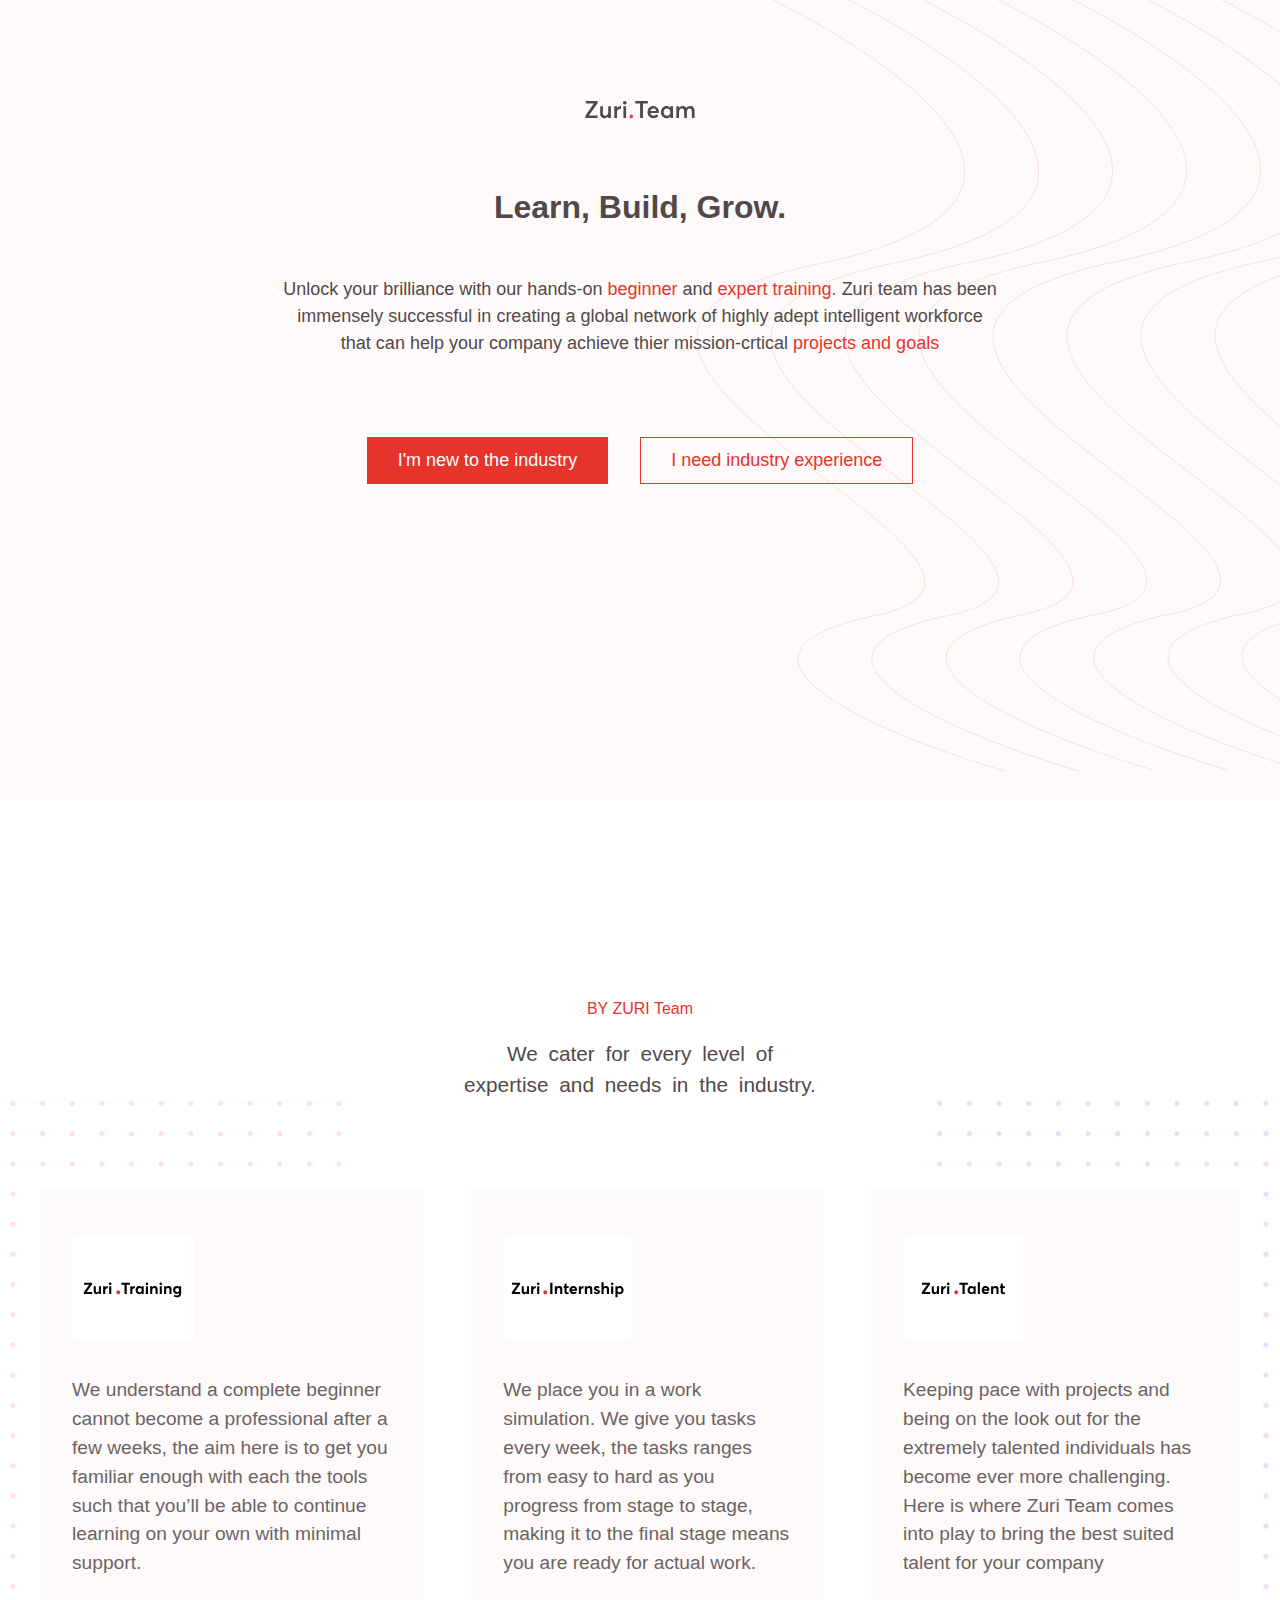
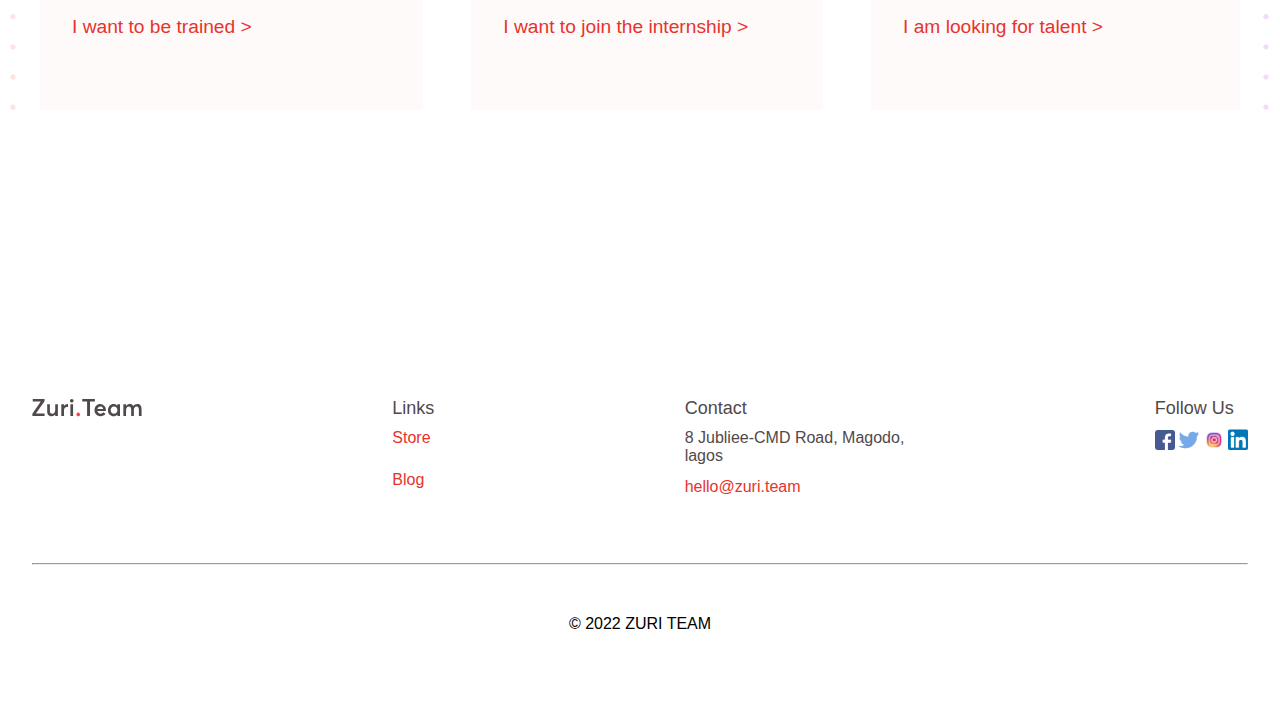
<file: index.html>
<!DOCTYPE html>
<html lang="en">
  <head>
    <meta charset="UTF-8" />
    <meta http-equiv="X-UA-Compatible" content="IE=edge" />
    <meta name="viewport" content="width=device-width, initial-scale=1.0" />
    <link rel="stylesheet" href="./CSS/style.css" />
    <link
      rel="shortcut icon"
      href="./IMG/favicon (1).ico"
      type="image/x-icon"
    />

    <title>ZURI| Learn, Build , Grow.</title>
  </head>
  <body>
    <section class="top">
      <div class="img">
        <img src="./IMG/zuri-logo-full.svg" alt="page-logo" />
      </div>
      <p class="page-title">learn, build, grow.</p>
      <p class="mission">
        Unlock your brilliance with our hands-on
        <a href="./HTML/training.html" id="red">beginner</a> and
        <a href="#" id="red">expert training.</a> Zuri team has been<br />
        immensely successful in creating a global network of highly adept
        intelligent workforce <br />
        that can help your company achieve thier mission-crtical
        <a href="./HTML/talent.html" id="red">projects and goals</a>
      </p>
      <div class="industry-btns">
        <!-- --btn one -->
        <a href="./HTML/training.html"
          ><button class="btn-1">I'm new to the industry</button></a
        >
        <!-- btn two -->
        <a href="./HTML/talent.html"
          ><button class="btn-2">I need industry experience</button></a
        >
      </div>
    </section>

    <section class="by-zuri-team">
      <p class="title">BY ZURI Team</p>
      <h3>
        We cater for every level of <br />
        expertise and needs in the industry.
      </h3>
    </section>

    <div class="zuri-feature">
      <div class="zuri-training">
        <img src="./IMG/zuri-training-img.svg" alt="trainimg" />
        <p class="content">
          We understand a complete beginner cannot become a professional after a
          few weeks, the aim here is to get you familiar enough with each the
          tools such that you’ll be able to continue learning on your own with
          minimal support.
        </p>
        <a href="./HTML/training.html">
          <p class="footer">I want to be trained &gt;</p></a
        >
      </div>

      <div class="zuri-internship">
        <img src="./IMG/zuri-internship-img.svg" alt="zuri internship" />
        <p class="content">
          We place you in a work simulation. We give you tasks every week, the
          tasks ranges from easy to hard as you progress from stage to stage,
          making it to the final stage means you are ready for actual work.
        </p>
        <a href="#">
          <p class="footer">I want to join the internship &gt;</p></a
        >
      </div>

      <div class="zuri-talent">
        <img src="./IMG/zuri-talent-img.svg" alt="zuri talent" />
        <p class="content">
          Keeping pace with projects and being on the look out for the extremely
          talented individuals has become ever more challenging. Here is where
          Zuri Team comes into play to bring the best suited talent for your
          company
        </p>
        <a href="./HTML/talent.html">
          <p class="footer">I am looking for talent &gt;</p></a
        >
      </div>
    </div>

    <footer>
      <div class="footer-links">
        <div class="footer-img">
          <img src="./IMG/zuri-logo-full.svg" alt="footer logo" />
        </div>

        <div class="links">
          <h3>links</h3>
          <a href="https://flutterwave.com/store/zuriteam"><li>Store</li></a>
          <a href="#"><li>Blog</li></a>
        </div>

        <div class="contact">
          <h3>contact</h3>
          <p>
            8 Jubliee-CMD Road, Magodo, <br />
            lagos
          </p>

          <a href="mailto:hello@zuri.team"><li>hello@zuri.team</li></a>
        </div>

        <div class="media">
          <h3>follow us</h3>
          <div class="icons">
            <a href="https://web.facebook.com/thezuriteam">
              <img src="./IMG/fb.png" alt="facebook" width="20px"
            /></a>
            <a href="https://twitter.com/theZuriTeam">
              <img src="./IMG/twitter.png" alt="twitter" width="20px"
            /></a>
            <a href="https://www.instagram.com/thezuriteam/">
              <img src="./IMG/IG.png" alt="instagram" width="20px"
            /></a>
            <a href="#https://zuri.team/#">
              <img src="./IMG/in.png" alt="linkedin" width="20px"
            /></a>
          </div>
        </div>
      </div>

      <hr />
      <p class="copyright">&copy; 2022 ZURI TEAM</p>
    </footer>
    <script>
      document
        .querySelectorAll(".industry-btns button")
        .forEach((btn) =>
          btn.addEventListener("click", () => btn.classList.add("active"))
        );
    </script>
  </body>
</html>
</file>
<file: CSS/style.css>
@import url("http://cdnfonts.com/averta-blackitalic.font");

* {
  margin: 0;
  padding: 0;
  box-sizing: border-box;
  scroll-behavior: smooth;
}
body {
  background-color: #ffffff;
  font-family: "Averta-Regular", sans-serif;
  font-family: 100;
}
.top {
  background-image: url(../IMG/hero-bg.svg);
  background-repeat: no-repeat;
  max-height: 100vh;
  height: 130vh;
  padding-top: 100px;
}
.img {
  display: flex;
  justify-content: center;
  margin-bottom: 70px;
}
.page-title {
  text-transform: capitalize;
  text-align: center;
  font-size: 2rem;
  font-weight: bold;
  color: #514949;
  margin-bottom: 50px;
}
.mission {
  text-align: center;
  font-size: 18px;
  color: #514949;
  line-height: 1.5;
}
#red {
  color: #e7332b;
  text-decoration: none;
}
#red:hover {
  opacity: 0.8;
}
.industry-btns {
  display: flex;
  gap: 2rem;
  justify-content: center;
  margin-top: 80px;
}

.btn-1.active,
.btn-2.active {
  border: 2px solid black;
}

.btn-1 {
  border: 1px solid #e7332b;
  background-color: #e7332b;
  padding: 12px 30px;
  color: white;
  font-size: 18px;
  transition: 300ms ease-in-out;
}
.btn-1:hover {
  background-color: transparent;
  color: #e7332b;
  cursor: pointer;
}

.btn-2 {
  border: 1px solid #e7332b;
  background-color: transparent;
  padding: 12px 30px;
  color: #e7332b;
  font-size: 18px;
  transition: 300ms ease-in-out;
}
.btn-2:hover {
  background-color: #e7332b;
  color: white;
  cursor: pointer;
}
.by-zuri-team {
  margin-top: 100px;
}
.by-zuri-team .title {
  color: #e7332b;
  text-align: center;
  margin-bottom: 20px;
}
.by-zuri-team h3 {
  color: #514949;
  text-align: center;
  font-weight: lighter;
  line-height: 1.5;
  font-size: 1.3rem;
  word-spacing: 5px;
}
.zuri-feature {
  display: flex;
  width: 100%;
  padding-top: 5.5em;
  justify-content: center;
  gap: 4%;
  background-image: url(../IMG/right_yz6hn3.png), url(../IMG/left_bvmv7q.png);
  background-size: contain;
  background-position: right -20% top 10%, left -20% top 10%;
  background-repeat: no-repeat;
  padding: 0 2.5em;
  padding-top: 5.5em;
}
.zuri-feature > div {
  background-color: #fffafa;
  padding: 3em 2em;
  padding-bottom: 4.5em;
  flex-grow: 1;
}
.zuri-feature img {
  margin-bottom: 2em;
}
.zuri-feature .content {
  color: #514949;
  line-height: 1.5;
  margin-bottom: 2em;
  font-size: 1.2rem;
  opacity: 0.85;
}
.zuri-feature .footer {
  color: #e7332b;
  font-size: 1.2rem;
}
.zuri-feature a {
  text-decoration: none;
}
footer {
  padding: 0 2em;
  padding-top: 18rem;
  padding-bottom: 5em;
}
.footer-links {
  display: flex;
  justify-content: space-between;
}
footer h3 {
  font-size: 18px;
  color: #514949;
  text-transform: capitalize;
  font-weight: normal;
  margin-bottom: 10px;
}
footer a {
  list-style: none;
  text-decoration: none;
  color: #e7332b;
  font-size: 1rem;
}
.links li {
  margin-bottom: 1.5em;
}

.contact p {
  color: #514949;
  font-size: 1em;
  margin-bottom: 0.8em;
}
hr {
  margin: 50px 0;
}
.copyright {
  text-align: center;
  font-weight: bol;
}

@media screen and (max-width: 400px) {
  body {
    width: 100%;
  }
  .top {
    padding: 0 1em;
    padding-top: 80px;
    padding-bottom: 40em;
    background-repeat: no-repeat;
    height: 80vh;
  }
  .mission {
    font-size: 16px;
  }
  .industry-btns {
    flex-direction: column;
    align-items: center;
  }
  .btn-2 {
    padding: 12px 32px;
  }
  .by-zuri-team {
    margin-top: 15em;
  }
  .by-zuri-team h3 {
    font-size: 1.5rem;
    word-spacing: 5px;
    font-weight: 300;
  }
  .zuri-feature {
    flex-direction: column;
    gap: 30px;
    background-image: none;
  }
  .zuri-feature .content {
    font-size: 14px;
  }
  .footer-links {
    display: flex;
    flex-direction: column;
    align-items: center;
    gap: 30px;
  }
  .contact {
    display: flex;
    flex-direction: column;
    align-items: center;
  }
  .links li {
    text-align: center;
  }
  .contact p {
    text-align: center;
  }
  footer h3 {
    font-size: 23px;
    font-weight: bold;
  }
  .icons {
    display: flex;
    gap: 10px;
  }
  .media h3 {
    text-align: center;
  }
}

@media screen and (max-width: 830px) {
  body {
    width: 100%;
    margin: 0;
  }
  .top {
    padding: 0 1em;
    padding-top: 80px;
    padding-bottom: 40em;
    background-position: center;
    background-repeat: no-repeat;
    height: 80vh;
    background-size: cover;
  }
  .by-zuri-team h3 {
    font-size: 1.7em;
  }
  .zuri-feature {
    flex-direction: column;
    gap: 30px;
    background-image: none;
  }
  .zuri-feature .content {
    font-size: 16px;
  }
  footer h3 {
    font-size: 18px;
    font-weight: bold;
  }
}
</file>
